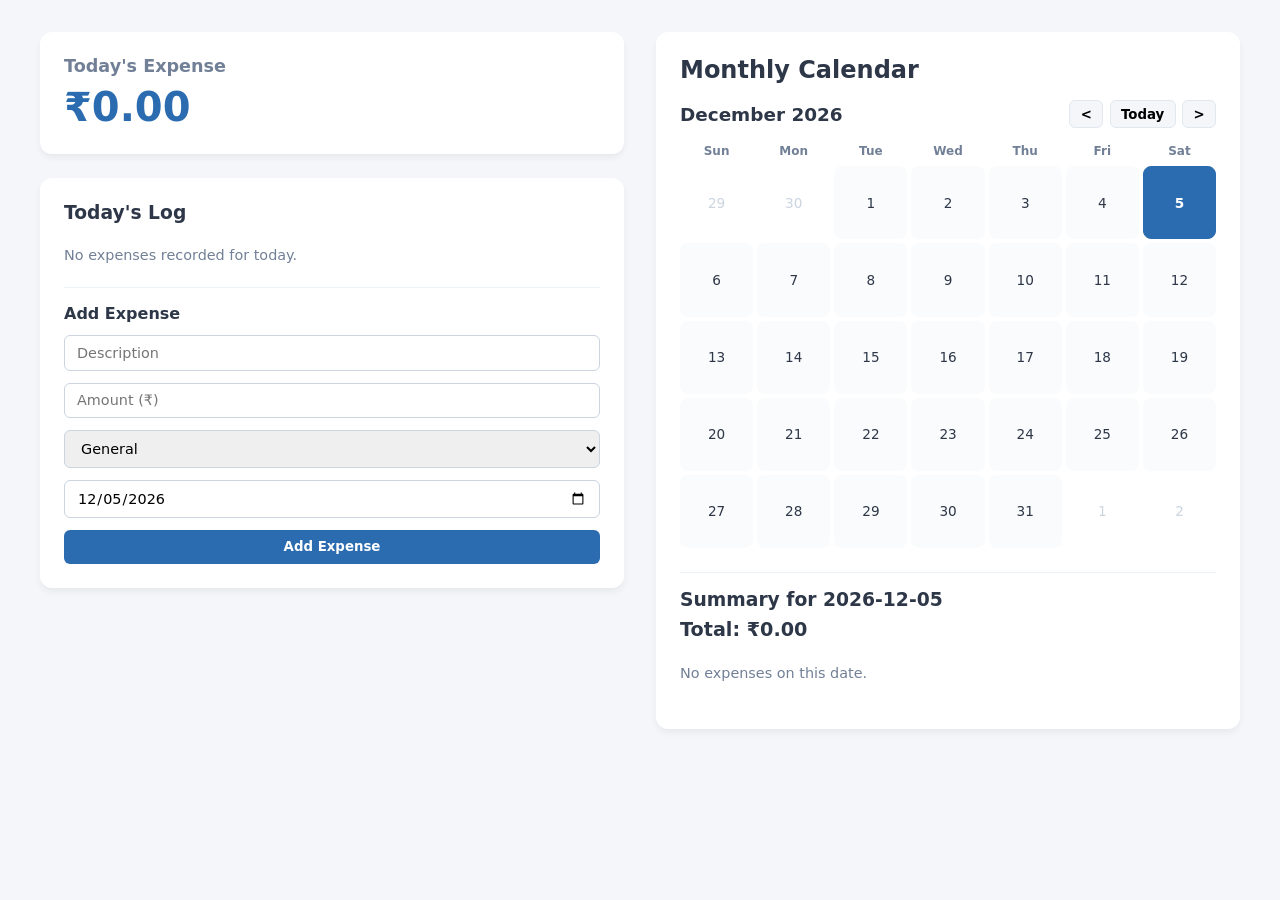
<file: preview.html>
<!DOCTYPE html>
<html lang="en">
<head>
    <meta charset="UTF-8">
    <meta name="viewport" content="width=device-width, initial-scale=1.0">
    <title>Expense Tracker Dashboard - Preview</title>
    <link rel="stylesheet" href="static/style.css">
</head>
<body>
    <div class="dashboard-container">
        <!-- LEFT: Today's Log & Add Form -->
        <div class="left-pane">
            <div class="card today-card">
                <h2>Today's Expense</h2>
                <div class="amount-display" id="todayTotalDisplay">₹0.00</div>
            </div>

            <div class="card log-card">
                <h3>Today's Log</h3>
                <ul class="expense-list" id="todayLogList"></ul>

                <form class="add-form" onsubmit="addExpense(event)">
                    <h4>Add Expense</h4>
                    <input type="text" id="addTitle" placeholder="Description" required>
                    <input type="number" step="0.01" id="addAmount" placeholder="Amount (₹)" required>
                    <select id="addCategory">
                        <option value="General">General</option>
                        <option value="Food">Food & Dining</option>
                        <option value="Groceries">Groceries</option>
                        <option value="Transport">Transport</option>
                        <option value="Utilities">Utilities & Bills</option>
                        <option value="Entertainment">Entertainment</option>
                        <option value="Health">Health</option>
                    </select>
                    <input type="date" id="addDate">
                    <button type="submit">Add Expense</button>
                </form>
            </div>
        </div>

        <!-- RIGHT: Monthly Calendar & Date Summary -->
        <div class="right-pane">
            <div class="card calendar-card">
                <h2>Monthly Calendar</h2>
                <div class="calendar-widget">
                    <div class="calendar-header">
                        <div class="calendar-title" id="calMonthYear"></div>
                        <div class="calendar-nav">
                            <button class="cal-nav-btn" onclick="changeMonth(-1)">&lt;</button>
                            <button class="cal-nav-btn" onclick="jumpToday()">Today</button>
                            <button class="cal-nav-btn" onclick="changeMonth(1)">&gt;</button>
                        </div>
                    </div>
                    <div class="cal-weekdays">
                        <div>Sun</div><div>Mon</div><div>Tue</div><div>Wed</div><div>Thu</div><div>Fri</div><div>Sat</div>
                    </div>
                    <div class="cal-days-grid" id="calDaysGrid"></div>
                </div>

                <div class="date-summary">
                    <h3 id="dateSummaryTitle">Summary for Today</h3>
                    <p class="selected-total" id="dateSummaryTotal">Total: ₹0.00</p>
                    <ul class="expense-list" id="selectedExpensesList"></ul>
                </div>
            </div>
        </div>
    </div>

    <!-- Edit Dialog Modal -->
    <dialog id="editModal">
        <div class="modal-header">
            <h3>Modify Expense</h3>
            <button class="action-btn" onclick="document.getElementById('editModal').close()">&times;</button>
        </div>
        <form class="edit-form" onsubmit="saveEdit(event)">
            <input type="hidden" id="editId">
            <label>Description</label>
            <input type="text" id="editTitle" required>
            <label>Amount (₹)</label>
            <input type="number" step="0.01" id="editAmount" required>
            <label>Category</label>
            <select id="editCat">
                <option value="General">General</option>
                <option value="Food">Food & Dining</option>
                <option value="Groceries">Groceries</option>
                <option value="Transport">Transport</option>
                <option value="Utilities">Utilities & Bills</option>
                <option value="Entertainment">Entertainment</option>
                <option value="Health">Health</option>
            </select>
            <label>Date</label>
            <input type="date" id="editDate" required>
            <div class="modal-actions">
                <button type="button" class="btn-cancel" onclick="document.getElementById('editModal').close()">Cancel</button>
                <button type="submit">Save Changes</button>
            </div>
        </form>
    </dialog>

    <script>
        const KEY = "expense_tracker_items";
        const getLocalDate = (d = new Date()) => `${d.getFullYear()}-${String(d.getMonth() + 1).padStart(2, '0')}-${String(d.getDate()).padStart(2, '0')}`;
        let expenses = JSON.parse(localStorage.getItem(KEY) || "[]");
        const todayStr = getLocalDate();
        document.getElementById("addDate").value = todayStr;

        let curY = new Date().getFullYear(), curM = new Date().getMonth(), selDate = todayStr;

        function saveAndRender() {
            localStorage.setItem(KEY, JSON.stringify(expenses));
            renderCalendar();
            renderLists();
        }

        function renderLists() {
            // Today list
            const todays = expenses.filter(e => e.date === todayStr);
            const todayList = document.getElementById("todayLogList");
            todayList.innerHTML = todays.length ? "" : '<p class="empty-text">No expenses recorded for today.</p>';
            let todayTotal = 0;
            todays.forEach(item => {
                todayTotal += item.amount;
                todayList.innerHTML += createItemHtml(item);
            });
            document.getElementById("todayTotalDisplay").textContent = `₹${todayTotal.toFixed(2)}`;

            // Selected Date list
            document.getElementById("dateSummaryTitle").textContent = `Summary for ${selDate}`;
            const selected = expenses.filter(e => e.date === selDate);
            const selList = document.getElementById("selectedExpensesList");
            selList.innerHTML = selected.length ? "" : '<p class="empty-text">No expenses on this date.</p>';
            let selTotal = 0;
            selected.forEach(item => {
                selTotal += item.amount;
                selList.innerHTML += createItemHtml(item);
            });
            document.getElementById("dateSummaryTotal").textContent = `Total: ₹${selTotal.toFixed(2)}`;
        }

        function createItemHtml(item) {
            return `
                <li class="expense-item">
                    <div class="expense-info"><span class="expense-title">${item.title}</span><span class="expense-meta">${item.category} • ${item.date}</span></div>
                    <div class="expense-right">
                        <span class="expense-amount">₹${item.amount.toFixed(2)}</span>
                        <button class="action-btn" onclick="openEdit(${item.id})">Edit</button>
                        <button class="action-btn delete-btn" onclick="deleteItem(${item.id})">&times;</button>
                    </div>
                </li>`;
        }

        function renderCalendar() {
            document.getElementById("calMonthYear").textContent = `${new Date(curY, curM).toLocaleString('default', { month: 'long' })} ${curY}`;
            const grid = document.getElementById("calDaysGrid");
            grid.innerHTML = "";
            const firstDay = new Date(curY, curM, 1).getDay(), totalDays = new Date(curY, curM + 1, 0).getDate(), prevTotal = new Date(curY, curM, 0).getDate();
            const expDates = new Set(expenses.map(e => e.date));

            for (let i = firstDay - 1; i >= 0; i--) grid.innerHTML += `<div class="cal-day-cell other-month">${prevTotal - i}</div>`;
            for (let d = 1; d <= totalDays; d++) {
                const dStr = `${curY}-${String(curM + 1).padStart(2, '0')}-${String(d).padStart(2, '0')}`;
                grid.innerHTML += `<div class="cal-day-cell ${dStr === todayStr ? 'today' : ''} ${dStr === selDate ? 'selected' : ''}" onclick="selectDate('${dStr}')">${d}${expDates.has(dStr) ? '<div class="expense-dot"></div>' : ''}</div>`;
            }
            const trailing = (7 - ((firstDay + totalDays) % 7)) % 7;
            for (let j = 1; j <= trailing; j++) grid.innerHTML += `<div class="cal-day-cell other-month">${j}</div>`;
        }

        function selectDate(dStr) {
            selDate = dStr;
            renderCalendar();
            renderLists();
        }

        function changeMonth(delta) {
            curM += delta;
            if (curM < 0) { curM = 11; curY--; } else if (curM > 11) { curM = 0; curY++; }
            renderCalendar();
        }

        function jumpToday() {
            const now = new Date();
            curY = now.getFullYear(); curM = now.getMonth();
            selectDate(getLocalDate(now));
        }

        function addExpense(e) {
            e.preventDefault();
            const title = document.getElementById("addTitle").value.trim();
            const amount = parseFloat(document.getElementById("addAmount").value);
            const category = document.getElementById("addCategory").value;
            const date = document.getElementById("addDate").value || todayStr;
            if (!title || isNaN(amount) || amount <= 0) return;

            expenses.unshift({ id: Date.now(), title, amount, category, date });
            saveAndRender();
            e.target.reset();
            document.getElementById("addDate").value = todayStr;
        }

        function openEdit(id) {
            const item = expenses.find(e => e.id === id);
            if (!item) return;
            document.getElementById("editId").value = item.id;
            document.getElementById("editTitle").value = item.title;
            document.getElementById("editAmount").value = item.amount;
            document.getElementById("editCat").value = item.category || "General";
            document.getElementById("editDate").value = item.date;
            document.getElementById("editModal").showModal();
        }

        function saveEdit(e) {
            e.preventDefault();
            const id = Number(document.getElementById("editId").value);
            const item = expenses.find(e => e.id === id);
            if (item) {
                item.title = document.getElementById("editTitle").value.trim();
                item.amount = parseFloat(document.getElementById("editAmount").value);
                item.category = document.getElementById("editCat").value;
                item.date = document.getElementById("editDate").value;
                document.getElementById("editModal").close();
                saveAndRender();
            }
        }

        function deleteItem(id) {
            if (confirm("Delete this expense?")) {
                expenses = expenses.filter(e => e.id !== id);
                saveAndRender();
            }
        }

        saveAndRender();
    </script>
</body>
</html>
</file>
<file: static/style.css>
:root {
    --primary: #2b6cb0;
    --primary-hover: #2c5282;
    --bg: #f4f6f9;
    --card: #ffffff;
    --text: #2d3748;
    --muted: #718096;
    --border: #edf2f7;
    --radius: 12px;
}

* {
    box-sizing: border-box;
    margin: 0;
    padding: 0;
    font-family: system-ui, -apple-system, sans-serif;
}

body {
    background: var(--bg);
    color: var(--text);
    padding: 2rem;
}

.dashboard-container {
    display: flex;
    gap: 2rem;
    max-width: 1200px;
    margin: 0 auto;
}

.left-pane,
.right-pane {
    flex: 1;
    display: flex;
    flex-direction: column;
    gap: 1.5rem;
}

.card {
    background: var(--card);
    padding: 1.5rem;
    border-radius: var(--radius);
    box-shadow: 0 4px 6px rgba(0, 0, 0, 0.05);
}

.today-card h2 {
    font-size: 1.1rem;
    color: var(--muted);
}

.amount-display {
    font-size: 2.5rem;
    font-weight: bold;
    color: var(--primary);
    margin-top: 0.5rem;
}

.expense-list {
    list-style: none;
    margin: 1rem 0;
    max-height: 220px;
    overflow-y: auto;
}

.expense-item {
    display: flex;
    justify-content: space-between;
    align-items: center;
    padding: 0.6rem 0;
    border-bottom: 1px solid var(--border);
}

.expense-info {
    display: flex;
    flex-direction: column;
    gap: 0.2rem;
}

.expense-title {
    font-weight: 500;
}

.expense-meta {
    font-size: 0.8rem;
    color: var(--muted);
}

.expense-right {
    display: flex;
    align-items: center;
    gap: 0.5rem;
}

.expense-amount {
    font-weight: 700;
    color: var(--primary);
}

.action-btn {
    border: none;
    cursor: pointer;
    padding: 0.25rem 0.5rem;
    border-radius: 4px;
    font-size: 0.75rem;
    font-weight: 600;
    background: var(--border);
    color: var(--text);
}

.delete-btn {
    background: #fff5f5;
    color: #e53e3e;
}

.empty-text {
    color: var(--muted);
    font-size: 0.9rem;
    padding: 0.5rem 0;
}

.add-form,
.edit-form {
    display: flex;
    flex-direction: column;
    gap: 0.75rem;
}

.add-form {
    margin-top: 1rem;
    border-top: 1px solid var(--border);
    padding-top: 1rem;
}

input,
select {
    padding: 0.55rem 0.75rem;
    border: 1px solid #cbd5e0;
    border-radius: 6px;
    font-size: 0.9rem;
}

button[type="submit"] {
    padding: 0.6rem;
    background: var(--primary);
    color: white;
    border: none;
    border-radius: 6px;
    font-weight: 600;
    cursor: pointer;
}

button[type="submit"]:hover {
    background: var(--primary-hover);
}

/* Calendar */
.calendar-widget {
    margin: 1rem 0 1.5rem;
}

.calendar-header {
    display: flex;
    justify-content: space-between;
    align-items: center;
    margin-bottom: 1rem;
}

.calendar-title {
    font-size: 1.15rem;
    font-weight: 700;
}

.calendar-nav {
    display: flex;
    gap: 0.4rem;
}

.cal-nav-btn {
    background: var(--bg);
    border: 1px solid #e2e8f0;
    border-radius: 6px;
    padding: 0.35rem 0.65rem;
    cursor: pointer;
    font-weight: 600;
}

.cal-weekdays,
.cal-days-grid {
    display: grid;
    grid-template-columns: repeat(7, 1fr);
    text-align: center;
    gap: 4px;
}

.cal-weekdays {
    font-size: 0.75rem;
    font-weight: 700;
    color: var(--muted);
    margin-bottom: 0.5rem;
}

.cal-day-cell {
    aspect-ratio: 1;
    display: flex;
    align-items: center;
    justify-content: center;
    border-radius: 8px;
    font-size: 0.85rem;
    cursor: pointer;
    position: relative;
    background: #fafbfc;
}

.cal-day-cell:hover:not(.other-month) {
    background: #ebf8ff;
    color: var(--primary);
}

.cal-day-cell.other-month {
    color: #cbd5e0;
    background: transparent;
}

.cal-day-cell.today {
    font-weight: 700;
    color: var(--primary);
    border: 1px solid var(--primary);
}

.cal-day-cell.selected {
    background: var(--primary) !important;
    color: #ffffff !important;
    font-weight: bold;
}

.cal-day-cell .expense-dot {
    width: 5px;
    height: 5px;
    background: #e53e3e;
    border-radius: 50%;
    position: absolute;
    bottom: 4px;
}

.cal-day-cell.selected .expense-dot {
    background: #ffffff;
}

.date-summary {
    border-top: 1px solid var(--border);
    padding-top: 1rem;
}

.selected-total {
    font-size: 1.2rem;
    font-weight: 600;
    margin: 0.5rem 0;
}

/* Native Dialog Modal */
dialog {
    margin: auto;
    border: none;
    border-radius: var(--radius);
    padding: 1.5rem;
    width: 90%;
    max-width: 400px;
    box-shadow: 0 10px 25px rgba(0, 0, 0, 0.2);
}

dialog::backdrop {
    background: rgba(0, 0, 0, 0.4);
    backdrop-filter: blur(2px);
}

.modal-header {
    display: flex;
    justify-content: space-between;
    align-items: center;
    margin-bottom: 1rem;
}

.modal-actions {
    display: flex;
    justify-content: flex-end;
    gap: 0.5rem;
    margin-top: 1rem;
}

.btn-cancel {
    padding: 0.6rem 1rem;
    background: var(--border);
    border: none;
    border-radius: 6px;
    cursor: pointer;
}
</file>
